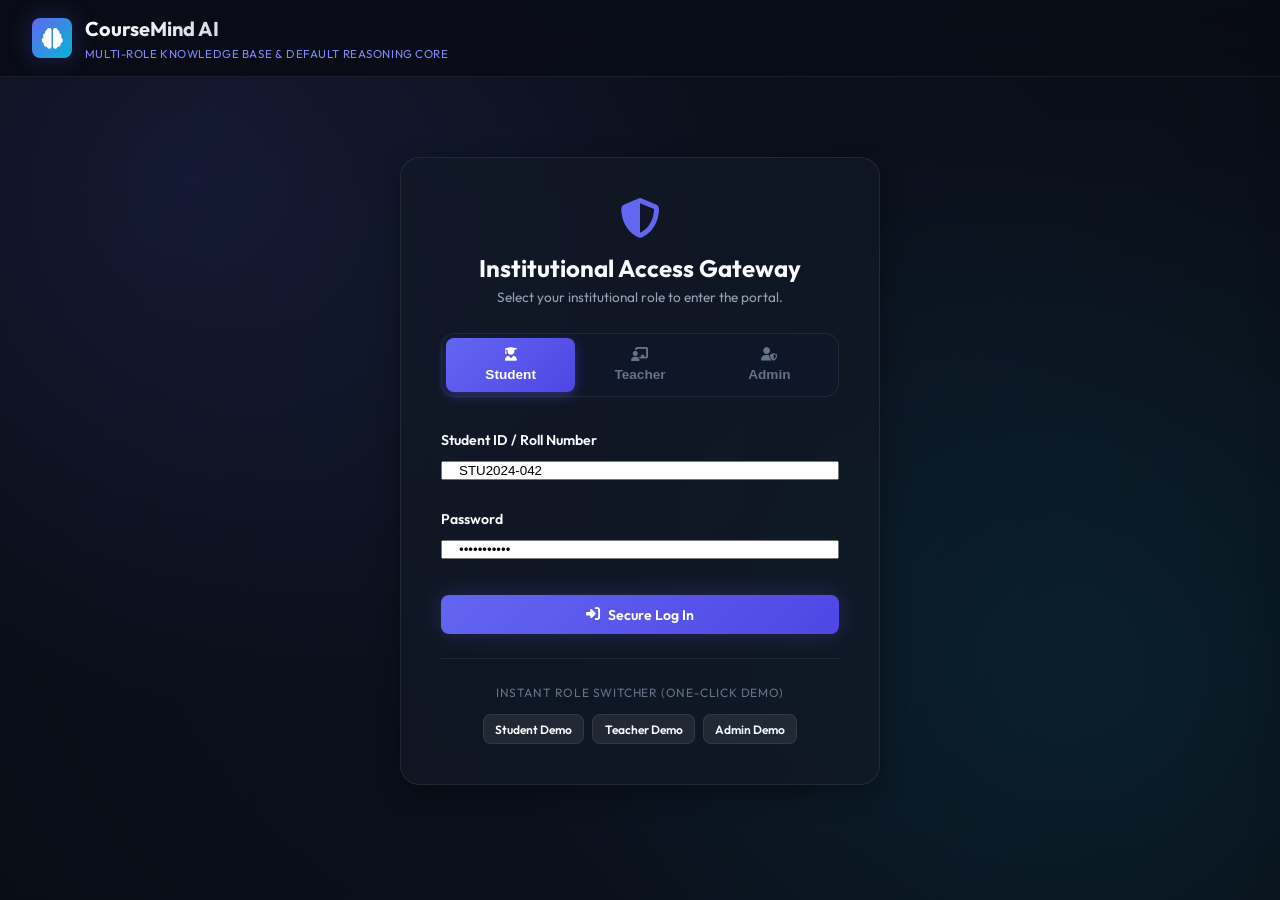
<file: frontend/index.html>
<!DOCTYPE html>
<html lang="en">
<head>
  <meta charset="UTF-8">
  <meta name="viewport" content="width=device-width, initial-scale=1.0">
  <title>Intelligent Course Recommendation System | Multi-Role AI Platform</title>

  <!-- Google Fonts & FontAwesome Icons -->
  <link rel="preconnect" href="https://fonts.googleapis.com">
  <link rel="preconnect" href="https://fonts.gstatic.com" crossorigin>
  <link href="https://fonts.googleapis.com/css2?family=Outfit:wght@300;400;500;600;700;800&family=Inter:wght@400;500;600;700&display=swap" rel="stylesheet">
  <link rel="stylesheet" href="https://cdnjs.cloudflare.com/ajax/libs/font-awesome/6.4.0/css/all.min.css">

  <!-- Modular CSS Design System -->
  <link rel="stylesheet" href="css/variables.css">
  <link rel="stylesheet" href="css/style.css">
  <link rel="stylesheet" href="css/components.css">
  <link rel="stylesheet" href="css/animations.css">
</head>
<body>

  <!-- App Sticky Header Navigation -->
  <header class="app-header">
    <div class="brand">
      <div class="brand-icon"><i class="fas fa-brain"></i></div>
      <div class="brand-title">
        <h1>CourseMind AI</h1>
        <div class="brand-subtitle">Multi-Role Knowledge Base & Default Reasoning Core</div>
      </div>
    </div>

    <!-- Active User & Role Controls -->
    <div class="role-nav-group">
      <div class="user-badge" id="header-user-badge" style="display: none;">
        <i class="fas fa-user-circle"></i>
        <span id="header-user-name">User</span>
      </div>

      <!-- Context Sub-Nav Links -->
      <nav class="nav-tabs" id="header-sub-nav" style="display: none;">
        <!-- Dynamically managed per role -->
      </nav>

      <button class="btn btn-secondary" id="btn-logout" style="display: none; padding: 0.4rem 0.8rem; font-size: 0.8rem;">
        <i class="fas fa-sign-out-alt"></i> Logout
      </button>
    </div>
  </header>

  <!-- Main Application Container -->
  <main class="main-container">

    <!-- ==========================================================================
         PORTAL 1: UNIFIED AUTHENTICATION GATEWAY
         ========================================================================== -->
    <section class="portal-view active" id="portal-auth">
      <div class="auth-container">
        <div class="auth-card">
          <div style="text-align: center; margin-bottom: 1.5rem;">
            <i class="fas fa-shield-alt" style="font-size: 2.5rem; color: var(--primary);"></i>
            <h2 style="font-size: 1.5rem; margin-top: 0.5rem;">Institutional Access Gateway</h2>
            <p style="color: var(--text-secondary); font-size: 0.85rem;">Select your institutional role to enter the portal.</p>
          </div>

          <!-- Role Switcher Tabs -->
          <div class="auth-role-tabs" id="auth-role-tabs" data-selected-role="student">
            <button class="auth-role-tab active" data-role="student">
              <i class="fas fa-user-graduate"></i> Student
            </button>
            <button class="auth-role-tab" data-role="teacher">
              <i class="fas fa-chalkboard-teacher"></i> Teacher
            </button>
            <button class="auth-role-tab" data-role="admin">
              <i class="fas fa-user-shield"></i> Admin
            </button>
          </div>

          <!-- Dynamic Identity Input Fields -->
          <form id="auth-form">
            <div id="auth-inputs-container">
              <!-- Dynamically populated per role -->
            </div>

            <button type="submit" class="btn btn-primary" style="width: 100%; margin-top: 1.5rem; justify-content: center;">
              <i class="fas fa-sign-in-alt"></i> Secure Log In
            </button>
          </form>

          <!-- Quick Switcher Demo Buttons -->
          <div class="quick-demo-buttons">
            <div class="quick-demo-title">Instant Role Switcher (One-Click Demo)</div>
            <div style="display: flex; gap: 0.5rem; justify-content: center;">
              <button class="btn btn-secondary btn-quick-demo" data-role="student" style="font-size:0.75rem; padding:0.4rem 0.7rem;">Student Demo</button>
              <button class="btn btn-secondary btn-quick-demo" data-role="teacher" style="font-size:0.75rem; padding:0.4rem 0.7rem;">Teacher Demo</button>
              <button class="btn btn-secondary btn-quick-demo" data-role="admin" style="font-size:0.75rem; padding:0.4rem 0.7rem;">Admin Demo</button>
            </div>
          </div>
        </div>
      </div>
    </section>

    <!-- ==========================================================================
         PORTAL 2: TEACHER MARKS ENTRY & GRADEBOOK
         ========================================================================== -->
    <section class="portal-view" id="portal-teacher">
      <!-- Context & Batch Selectors Bar -->
      <div class="teacher-context-bar">
        <div>
          <h2><i class="fas fa-edit" style="color: #10B981;"></i> Teacher Marks Entry Sheet</h2>
          <p style="color: var(--text-secondary); font-size: 0.85rem;">Record CIE, Lab, and End-Sem marks. Publishing recalculates student CGPA in the Knowledge Base.</p>
        </div>

        <div style="display: flex; gap: 1rem; align-items: center;">
          <select id="teacher-course-select" class="preset-selector" style="padding: 0.5rem 1rem;">
            <option value="CS201">CS201: Data Structures (4 Credits)</option>
            <option value="CS301">CS301: Artificial Intelligence (3 Credits)</option>
            <option value="CS320">CS320: Machine Learning (4 Credits)</option>
          </select>

          <select id="teacher-sec-select" class="preset-selector" style="padding: 0.5rem 1rem;">
            <option value="Section A">Section A (2025-2026)</option>
            <option value="Section B">Section B (2025-2026)</option>
          </select>
        </div>
      </div>

      <!-- Spreadsheet Marks Entry Sheet -->
      <div class="spreadsheet-container">
        <div class="spreadsheet-toolbar">
          <div>
            <span class="val-badge" style="background: rgba(16,185,129,0.15); color:#6EE7B7; border-color:#10B981;">
              <i class="fas fa-table"></i> Class Grade Roster
            </span>
          </div>

          <div style="display: flex; gap: 0.75rem;">
            <button class="btn btn-secondary" id="btn-csv-upload"><i class="fas fa-file-csv"></i> Bulk CSV Upload</button>
            <button class="btn btn-success" id="btn-lock-publish"><i class="fas fa-lock"></i> Lock &amp; Publish Grades</button>
          </div>
        </div>

        <table class="spreadsheet-table">
          <thead>
            <tr>
              <th>Roll Number</th>
              <th>Student Name</th>
              <th>CIE Marks (30)</th>
              <th>Lab Practical (20)</th>
              <th>End-Sem Exam (50)</th>
              <th>Total Calculated (100)</th>
              <th>Auto Letter Grade</th>
            </tr>
          </thead>
          <tbody id="teacher-marks-table-body">
            <!-- Dynamically populated spreadsheet rows -->
          </tbody>
        </table>
      </div>
    </section>

    <!-- ==========================================================================
         PORTAL 3: STUDENT PORTAL (GRADES, AI ADVISOR, RECOMMENDATIONS, PLANNER)
         ========================================================================== -->
    <section class="portal-view" id="portal-student">
      
      <!-- Student Sub-View Navigation Bar -->
      <div style="display: flex; justify-content: space-between; align-items: center; margin-bottom: 1.5rem;">
        <nav class="nav-tabs" aria-label="Student Navigation">
          <button class="nav-tab student-nav-tab active" data-subview="grades">
            <i class="fas fa-chart-line"></i> Academic Records
          </button>
          <button class="nav-tab student-nav-tab" data-subview="advisor">
            <i class="fas fa-robot"></i> Ask AI for Help
          </button>
          <button class="nav-tab student-nav-tab" data-subview="recommendations">
            <i class="fas fa-th-large"></i> AI Recommendations
          </button>
          <button class="nav-tab student-nav-tab" data-subview="overridden">
            <i class="fas fa-ban"></i> Overridden
          </button>
          <button class="nav-tab student-nav-tab" data-subview="planner">
            <i class="fas fa-calendar-check"></i> Plan Builder
          </button>
        </nav>
      </div>

      <!-- Subview 3.1: Academic Records & Grades Dashboard -->
      <div class="student-subview" id="student-view-grades">
        <div class="metrics-grid">
          <div class="metric-card">
            <div class="metric-icon"><i class="fas fa-award"></i></div>
            <div>
              <div style="font-size:0.75rem; color:var(--text-muted); text-transform:uppercase;">Cumulative CGPA</div>
              <div style="font-size:1.6rem; font-weight:800; color:var(--text-main);" id="student-cgpa-val">3.40</div>
              <span class="val-badge" id="student-standing-val" style="font-size:0.72rem;">Good Standing</span>
            </div>
          </div>

          <div class="metric-card">
            <div class="metric-icon" style="border-color:var(--accent-cyan); color:var(--accent-cyan);"><i class="fas fa-graduation-cap"></i></div>
            <div>
              <div style="font-size:0.75rem; color:var(--text-muted); text-transform:uppercase;">Credits Earned</div>
              <div style="font-size:1.6rem; font-weight:800; color:var(--text-main);" id="student-credits-val">15 / 120</div>
              <span style="font-size:0.75rem; color:var(--accent-cyan);">Passed Courses Cleared</span>
            </div>
          </div>
        </div>

        <h3 style="margin-bottom: 1rem;"><i class="fas fa-history" style="color:var(--primary);"></i> Semester-wise Grade History</h3>
        <div id="student-grade-history-accordions">
          <!-- Accordion lists -->
        </div>
      </div>

      <!-- Subview 3.2: AI Advisory Wizard ("Ask AI for Help") -->
      <div class="student-subview" id="student-view-advisor" style="display: none;">
        <!-- Profile Banner -->
        <div class="student-summary-bar" style="margin-bottom: 1.5rem;">
          <div class="summary-items">
            <div class="summary-item">
              <span class="label">Live Faculty CGPA</span>
              <span class="val" id="advisor-banner-cgpa">3.40</span>
            </div>
            <div class="summary-item">
              <span class="label">Verified Prerequisite Courses</span>
              <span class="val" id="advisor-banner-prereqs">CS101, CS201</span>
            </div>
          </div>
        </div>

        <!-- 3-Step Preference Input Wizard -->
        <div class="wizard-card">
          <!-- Step 1 -->
          <div class="wizard-step-panel" data-step="1">
            <div class="wizard-step-header">
              <div class="step-title-group">
                <div class="step-number">1</div>
                <div>
                  <h3>Elective Credit Workload Target</h3>
                  <p>Select your desired elective credit count for the upcoming semester.</p>
                </div>
              </div>
            </div>
            <div class="form-group">
              <label class="form-label">Target Term Credit Limit</label>
              <input type="range" id="wizard-credits-input" min="6" max="20" step="1" value="12">
            </div>
            <div class="wizard-actions" style="margin-top: 1.5rem;">
              <button class="btn btn-primary" id="btn-wizard-next-1">Next: Career Goal <i class="fas fa-arrow-right"></i></button>
            </div>
          </div>

          <!-- Step 2 -->
          <div class="wizard-step-panel" data-step="2" style="display: none;">
            <div class="wizard-step-header">
              <div class="step-title-group">
                <div class="step-number">2</div>
                <div>
                  <h3>Career Goal Definition</h3>
                  <p>Select your primary industry blueprint to activate default recommendation rules.</p>
                </div>
              </div>
            </div>
            <div class="career-grid" id="wizard-career-grid"></div>
            <div class="wizard-actions">
              <button class="btn btn-secondary" id="btn-wizard-prev-2"><i class="fas fa-arrow-left"></i> Back</button>
              <button class="btn btn-primary" id="btn-wizard-next-2">Next: Interest Matrix <i class="fas fa-arrow-right"></i></button>
            </div>
          </div>

          <!-- Step 3 -->
          <div class="wizard-step-panel" data-step="3" style="display: none;">
            <div class="wizard-step-header">
              <div class="step-title-group">
                <div class="step-number">3</div>
                <div>
                  <h3>Interest Pill Cloud</h3>
                  <p>Toggle domain chips and adjust topic intensity sliders.</p>
                </div>
              </div>
            </div>
            <div class="interest-chips-container" id="wizard-interest-chips"></div>
            <div class="interest-weight-sliders" id="wizard-interest-sliders"></div>
            <div class="wizard-actions" style="margin-top: 1.5rem;">
              <button class="btn btn-secondary" id="btn-wizard-prev-3"><i class="fas fa-arrow-left"></i> Back</button>
              <button class="btn btn-primary" id="btn-wizard-finish">
                <i class="fas fa-magic"></i> Generate Intelligent Recommendations
              </button>
            </div>
          </div>
        </div>
      </div>

      <!-- Subview 3.3: AI Recommendations -->
      <div class="student-subview" id="student-view-recommendations" style="display: none;">
        <div class="dashboard-section">
          <div class="section-header">
            <i class="fas fa-star" style="color: var(--primary-light);"></i>
            <h3>Primary Track Recommendations</h3>
            <span class="section-badge primary-badge">Default Rules Hold</span>
          </div>
          <div class="course-grid" id="grid-primary-track"></div>
        </div>

        <div class="dashboard-section">
          <div class="section-header">
            <i class="fas fa-compass" style="color: var(--accent-cyan);"></i>
            <h3>Alternative &amp; Domain Electives</h3>
            <span class="section-badge alt-badge">Interest Match</span>
          </div>
          <div class="course-grid" id="grid-alt-electives"></div>
        </div>

        <div class="dashboard-section">
          <div class="section-header">
            <i class="fas fa-crown" style="color: #FBBF24;"></i>
            <h3>High-Requirement &amp; Challenge Electives</h3>
            <span class="section-badge challenge-badge">High Cutoff</span>
          </div>
          <div class="course-grid" id="grid-challenge-electives"></div>
        </div>
      </div>

      <!-- Subview 3.4: Overridden Electives -->
      <div class="student-subview" id="student-view-overridden" style="display: none;">
        <h3 style="margin-bottom:1rem;"><i class="fas fa-ban" style="color:var(--badge-overridden-border);"></i> Overridden &amp; Excluded Electives</h3>
        <div class="overridden-container" id="overridden-container"></div>
      </div>

      <!-- Subview 3.5: Semester Plan Builder -->
      <div class="student-subview" id="student-view-planner" style="display: none;">
        <div class="plan-builder-layout">
          <div class="basket-card">
            <h2><i class="fas fa-shopping-basket" style="color: var(--primary);"></i> Selected Semester Plan Basket</h2>
            <div id="planner-basket-list" style="margin-top: 1rem;"></div>
          </div>

          <div class="credit-monitor-card">
            <h3><i class="fas fa-tachometer-alt" style="color: var(--accent-cyan);"></i> Constraint Monitor</h3>
            <div style="margin-top: 1rem;">
              <div>Credit Allocation: <span id="planner-credit-count">0</span> / <span id="planner-max-credits">12</span> Max</div>
              <div class="credit-progress-bar">
                <div class="credit-progress-fill" id="planner-credit-progress"></div>
              </div>
            </div>
            <button class="btn btn-primary" style="width:100%; margin-top:1.5rem; justify-content:center;">Submit Plan for Advisor Approval</button>
          </div>
        </div>
      </div>

    </section>

    <!-- ==========================================================================
         PORTAL 4: ADMINISTRATOR GOVERNANCE PORTAL
         ========================================================================== -->
    <section class="portal-view" id="portal-admin">
      <div class="admin-toolbar">
        <div>
          <h2><i class="fas fa-user-shield" style="color: #A855F7;"></i> Administrator Knowledge Base &amp; System Governance</h2>
          <p style="color: var(--text-secondary); font-size: 0.85rem;">Manage course catalogs, configure default reasoning rule graphs, and provision user accounts.</p>
        </div>

        <nav class="nav-tabs">
          <button class="nav-tab admin-nav-tab active" data-adminview="catalog">Course Catalog</button>
          <button class="nav-tab admin-nav-tab" data-adminview="graph">KB Rule Graph</button>
        </nav>
      </div>

      <!-- Admin Subview: Course Catalog CRUD -->
      <div class="admin-subview" id="admin-view-catalog">
        <div style="background: var(--bg-card); padding: 1.5rem; border-radius: var(--radius-md); border: 1px solid var(--border-light); margin-bottom: 1.5rem;">
          <h3 style="font-size: 1rem; margin-bottom: 1rem;"><i class="fas fa-plus-circle" style="color:var(--primary-light);"></i> Add / Edit Course Module</h3>
          <form id="admin-add-course-form" style="display: grid; grid-template-columns: repeat(auto-fit, minmax(200px, 1fr)) gap 1rem;">
            <input type="text" id="admin-course-code" class="cell-input" style="width:100%; text-align:left;" placeholder="Code (e.g. CS480)" required>
            <input type="text" id="admin-course-title" class="cell-input" style="width:100%; text-align:left;" placeholder="Title (e.g. Quantum Computing)" required>
            <input type="number" id="admin-course-credits" class="cell-input" style="width:100%;" placeholder="Credits (4)" required>
            <input type="number" step="0.1" id="admin-course-mincgpa" class="cell-input" style="width:100%;" placeholder="Min CGPA (3.2)" required>
            <input type="text" id="admin-course-prereqs" class="cell-input" style="width:100%; text-align:left;" placeholder="Prereqs (CS201, CS301)">
            <button type="submit" class="btn btn-primary" style="padding: 0.5rem 1rem;"><i class="fas fa-save"></i> Save Course</button>
          </form>
        </div>

        <table class="crud-table">
          <thead>
            <tr>
              <th>Course Code</th>
              <th>Course Title</th>
              <th>Credits</th>
              <th>CGPA Cutoff</th>
              <th>Prerequisites</th>
              <th>Status</th>
              <th>Actions</th>
            </tr>
          </thead>
          <tbody id="admin-catalog-table-body">
            <!-- Dynamically populated CRUD rows -->
          </tbody>
        </table>
      </div>

      <!-- Admin Subview: Prerequisite & Rule Graph -->
      <div class="admin-subview" id="admin-view-graph" style="display: none;">
        <div class="rule-node-canvas">
          <h3 style="color:var(--accent-cyan); margin-bottom:0.5rem;"><i class="fas fa-project-diagram"></i> Knowledge Base Visual Node Graph</h3>
          <p style="font-size:0.85rem; color:var(--text-secondary);">Interactive rule connections between course catalog prerequisites, career path defaults, and defeater cutoffs.</p>
          <img src="assets/hero-graphic.svg" alt="Rule Graph Visualizer" style="width:100%; max-height:300px; margin-top:1rem;">
        </div>
      </div>
    </section>

  </main>

  <!-- KB & EXCEPTION INSPECTOR (SLIDE-OUT DRAWER) -->
  <div class="inspector-overlay" id="inspector-overlay"></div>
  <aside class="inspector-drawer" id="inspector-drawer" aria-label="Logic Inspector Drawer">
    <div class="drawer-header">
      <h3><i class="fas fa-project-diagram" style="color: var(--primary);"></i> Knowledge Base Inspector</h3>
      <button class="btn-close-drawer" id="btn-close-drawer" aria-label="Close Drawer">&times;</button>
    </div>
    <div class="drawer-body" id="inspector-drawer-body"></div>
  </aside>

  <!-- Toast Notification Container -->
  <div class="toast-container" id="toast-container"></div>

  <!-- JavaScript Modules -->
  <script src="js/kb-data.js"></script>
  <script src="js/reasoning-engine.js"></script>
  <script src="js/state.js"></script>
  <script src="js/ui.js"></script>
  <script src="js/app.js"></script>
</body>
</html>
</file>
<file: frontend/css/variables.css>
/* CSS Design Tokens for Intelligent Course Recommendation System */
:root {
  /* Color Palette - Premium Slate & Obsidian Theme */
  --bg-dark: #090D16;
  --bg-card: rgba(18, 24, 38, 0.75);
  --bg-card-hover: rgba(30, 41, 59, 0.85);
  --bg-panel: rgba(15, 23, 42, 0.95);
  --bg-input: rgba(30, 41, 59, 0.6);

  /* Primary & Accent Gradients */
  --primary: #6366F1;
  --primary-light: #818CF8;
  --primary-dark: #4F46E5;
  --primary-glow: rgba(99, 102, 241, 0.35);

  --accent-cyan: #06B6D4;
  --accent-cyan-glow: rgba(6, 182, 212, 0.3);

  /* Domain & Reasoning Color Badges */
  --badge-default-bg: rgba(79, 70, 229, 0.2);
  --badge-default-border: #6366F1;
  --badge-default-text: #A5B4FC;

  --badge-exception-bg: rgba(245, 158, 11, 0.15);
  --badge-exception-border: #F59E0B;
  --badge-exception-text: #FDE68A;

  --badge-cleared-bg: rgba(16, 185, 129, 0.15);
  --badge-cleared-border: #10B981;
  --badge-cleared-text: #6EE7B7;

  --badge-overridden-bg: rgba(239, 68, 68, 0.15);
  --badge-overridden-border: #EF4444;
  --badge-overridden-text: #FCA5A5;

  /* Neutrals & Text */
  --text-main: #F8FAFC;
  --text-secondary: #94A3B8;
  --text-muted: #64748B;
  --border-light: rgba(255, 255, 255, 0.08);
  --border-subtle: rgba(148, 163, 184, 0.12);
  --border-active: rgba(99, 102, 241, 0.6);

  /* Layout & Glassmorphism */
  --radius-sm: 8px;
  --radius-md: 14px;
  --radius-lg: 20px;
  --radius-full: 9999px;

  --backdrop-blur: blur(16px);
  --shadow-sm: 0 4px 12px rgba(0, 0, 0, 0.2);
  --shadow-md: 0 8px 24px rgba(0, 0, 0, 0.35);
  --shadow-glow: 0 0 25px rgba(99, 102, 241, 0.25);

  /* Typography */
  --font-family: 'Outfit', 'Inter', -apple-system, BlinkMacSystemFont, 'Segoe UI', Roboto, sans-serif;
}
</file>
<file: frontend/css/style.css>
@import url('./variables.css');

/* Global Reset & Base Styles */
*, *::before, *::after {
  box-sizing: border-box;
  margin: 0;
  padding: 0;
}

body {
  font-family: var(--font-family);
  background-color: var(--bg-dark);
  color: var(--text-main);
  min-height: 100vh;
  line-height: 1.6;
  overflow-x: hidden;
  background-image: 
    radial-gradient(circle at 15% 20%, rgba(99, 102, 241, 0.12) 0%, transparent 40%),
    radial-gradient(circle at 85% 75%, rgba(6, 182, 212, 0.1) 0%, transparent 45%),
    radial-gradient(circle at 50% 50%, rgba(15, 23, 42, 0.5) 0%, transparent 100%);
  background-attachment: fixed;
}

/* App Header & Role Switch Bar */
.app-header {
  position: sticky;
  top: 0;
  z-index: 100;
  background: rgba(9, 13, 22, 0.92);
  backdrop-filter: var(--backdrop-blur);
  border-bottom: 1px solid var(--border-light);
  padding: 0.8rem 2rem;
  display: flex;
  justify-content: space-between;
  align-items: center;
}

.brand {
  display: flex;
  align-items: center;
  gap: 0.8rem;
}

.brand-icon {
  width: 40px;
  height: 40px;
  background: linear-gradient(135deg, var(--primary), var(--accent-cyan));
  border-radius: var(--radius-sm);
  display: flex;
  align-items: center;
  justify-content: center;
  box-shadow: var(--shadow-glow);
  font-size: 1.3rem;
  color: white;
}

.brand-title h1 {
  font-size: 1.25rem;
  font-weight: 700;
  background: linear-gradient(135deg, #FFFFFF, var(--text-secondary));
  -webkit-background-clip: text;
  -webkit-text-fill-color: transparent;
}

.brand-subtitle {
  font-size: 0.72rem;
  color: var(--primary-light);
  letter-spacing: 0.05em;
  text-transform: uppercase;
}

/* Role Navigation Pills Header */
.role-nav-group {
  display: flex;
  align-items: center;
  gap: 0.75rem;
}

.user-badge {
  display: flex;
  align-items: center;
  gap: 0.5rem;
  padding: 0.4rem 0.8rem;
  border-radius: var(--radius-full);
  background: rgba(30, 41, 59, 0.6);
  border: 1px solid var(--border-light);
  font-size: 0.85rem;
}

.user-badge.role-student { border-color: #6366F1; color: #A5B4FC; }
.user-badge.role-teacher { border-color: #10B981; color: #6EE7B7; }
.user-badge.role-admin { border-color: #A855F7; color: #E9D5FF; }

/* Navigation Sub-Tabs */
.nav-tabs {
  display: flex;
  background: rgba(30, 41, 59, 0.5);
  padding: 4px;
  border-radius: var(--radius-full);
  border: 1px solid var(--border-light);
  gap: 4px;
}

.nav-tab {
  background: transparent;
  border: none;
  color: var(--text-secondary);
  padding: 0.5rem 1.1rem;
  font-size: 0.85rem;
  font-weight: 500;
  border-radius: var(--radius-full);
  cursor: pointer;
  transition: all 0.25s ease;
  display: flex;
  align-items: center;
  gap: 0.4rem;
}

.nav-tab:hover {
  color: var(--text-main);
  background: rgba(255, 255, 255, 0.05);
}

.nav-tab.active {
  background: linear-gradient(135deg, var(--primary), var(--primary-dark));
  color: white;
  box-shadow: 0 4px 12px var(--primary-glow);
}

.tab-badge {
  background: rgba(255, 255, 255, 0.2);
  padding: 2px 7px;
  border-radius: 10px;
  font-size: 0.72rem;
  font-weight: 700;
}

/* Layout Containers */
.main-container {
  max-width: 1400px;
  margin: 0 auto;
  padding: 2rem;
}

/* View Sections visibility */
.portal-view {
  display: none;
}

.portal-view.active {
  display: block;
  animation: fadeIn 0.3s ease-in-out;
}

/* Hero Section */
.hero-banner {
  background: linear-gradient(135deg, rgba(30, 41, 59, 0.6), rgba(15, 23, 42, 0.8));
  border: 1px solid var(--border-light);
  border-radius: var(--radius-lg);
  padding: 2rem 2.5rem;
  margin-bottom: 2rem;
  display: grid;
  grid-template-columns: 1.2fr 0.8fr;
  gap: 2rem;
  align-items: center;
  box-shadow: var(--shadow-md);
  position: relative;
  overflow: hidden;
}

.hero-content h2 {
  font-size: 1.8rem;
  font-weight: 800;
  line-height: 1.2;
  margin-bottom: 0.75rem;
}

.hero-content h2 span {
  background: linear-gradient(135deg, var(--primary-light), var(--accent-cyan));
  -webkit-background-clip: text;
  -webkit-text-fill-color: transparent;
}

.hero-content p {
  color: var(--text-secondary);
  font-size: 0.95rem;
  margin-bottom: 1.25rem;
  max-width: 650px;
}

.hero-features {
  display: flex;
  gap: 1rem;
}

.hero-feature-item {
  display: flex;
  align-items: center;
  gap: 0.5rem;
  font-size: 0.8rem;
  color: var(--text-main);
  background: rgba(255, 255, 255, 0.04);
  padding: 0.4rem 0.8rem;
  border-radius: var(--radius-sm);
  border: 1px solid var(--border-subtle);
}

.hero-feature-item i {
  color: var(--accent-cyan);
}

/* Toast Notifications */
.toast-container {
  position: fixed;
  bottom: 2rem;
  right: 2rem;
  z-index: 1000;
  display: flex;
  flex-direction: column;
  gap: 0.75rem;
}

.toast {
  background: var(--bg-panel);
  border: 1px solid var(--border-active);
  padding: 0.85rem 1.25rem;
  border-radius: var(--radius-md);
  box-shadow: var(--shadow-md);
  color: var(--text-main);
  display: flex;
  align-items: center;
  gap: 0.75rem;
  min-width: 300px;
  animation: slideInRight 0.3s forwards;
}

.toast.success { border-color: var(--badge-cleared-border); }
.toast.warning { border-color: var(--badge-exception-border); }
.toast.error { border-color: var(--badge-overridden-border); }
</file>
<file: frontend/css/components.css>
@import url('./variables.css');

/* ==========================================================================
   Auth Gateway Portal Components
   ========================================================================== */
.auth-container {
  max-width: 480px;
  margin: 3rem auto;
}

.auth-card {
  background: var(--bg-card);
  border: 1px solid var(--border-light);
  border-radius: var(--radius-lg);
  padding: 2.5rem;
  box-shadow: var(--shadow-md);
  backdrop-filter: var(--backdrop-blur);
}

.auth-role-tabs {
  display: grid;
  grid-template-columns: 1fr 1fr 1fr;
  background: rgba(15, 23, 42, 0.6);
  padding: 4px;
  border-radius: var(--radius-md);
  margin-bottom: 2rem;
  border: 1px solid var(--border-light);
}

.auth-role-tab {
  background: transparent;
  border: none;
  color: var(--text-muted);
  padding: 0.65rem;
  font-size: 0.85rem;
  font-weight: 600;
  border-radius: var(--radius-sm);
  cursor: pointer;
  transition: all 0.2s ease;
  display: flex;
  flex-direction: column;
  align-items: center;
  gap: 0.3rem;
}

.auth-role-tab.active {
  background: linear-gradient(135deg, var(--primary), var(--primary-dark));
  color: white;
  box-shadow: 0 4px 12px var(--primary-glow);
}

.quick-demo-buttons {
  margin-top: 1.5rem;
  padding-top: 1.5rem;
  border-top: 1px solid var(--border-light);
  text-align: center;
}

.quick-demo-title {
  font-size: 0.75rem;
  color: var(--text-muted);
  text-transform: uppercase;
  letter-spacing: 0.05em;
  margin-bottom: 0.75rem;
}

/* ==========================================================================
   Teacher Portal: Spreadsheet Marks Entry Sheet
   ========================================================================== */
.teacher-context-bar {
  background: var(--bg-card);
  border: 1px solid var(--border-light);
  border-radius: var(--radius-md);
  padding: 1.25rem 2rem;
  margin-bottom: 1.5rem;
  display: flex;
  justify-content: space-between;
  align-items: center;
  backdrop-filter: var(--backdrop-blur);
}

.spreadsheet-container {
  background: var(--bg-card);
  border: 1px solid var(--border-light);
  border-radius: var(--radius-md);
  padding: 1.5rem;
  overflow-x: auto;
  backdrop-filter: var(--backdrop-blur);
  box-shadow: var(--shadow-md);
}

.spreadsheet-toolbar {
  display: flex;
  justify-content: space-between;
  align-items: center;
  margin-bottom: 1.25rem;
}

.spreadsheet-table {
  width: 100%;
  border-collapse: collapse;
  font-size: 0.9rem;
}

.spreadsheet-table th {
  background: rgba(15, 23, 42, 0.8);
  color: var(--text-secondary);
  padding: 0.85rem 1rem;
  text-align: left;
  font-weight: 700;
  font-size: 0.8rem;
  text-transform: uppercase;
  border-bottom: 2px solid var(--border-light);
}

.spreadsheet-table td {
  padding: 0.75rem 1rem;
  border-bottom: 1px solid var(--border-subtle);
}

.spreadsheet-table tr:hover {
  background: rgba(255, 255, 255, 0.02);
}

.cell-input {
  width: 75px;
  background: var(--bg-input);
  border: 1px solid var(--border-light);
  color: var(--text-main);
  padding: 0.4rem 0.6rem;
  border-radius: var(--radius-sm);
  font-family: inherit;
  font-size: 0.85rem;
  font-weight: 600;
  text-align: center;
  transition: all 0.2s ease;
}

.cell-input.valid {
  border-color: #10B981;
  background: rgba(16, 185, 129, 0.1);
}

.cell-input.invalid {
  border-color: #EF4444;
  background: rgba(239, 68, 68, 0.15);
  box-shadow: 0 0 8px rgba(239, 68, 68, 0.4);
}

.grade-pill {
  padding: 3px 10px;
  border-radius: 4px;
  font-weight: 800;
  font-size: 0.85rem;
  display: inline-block;
  text-align: center;
  min-width: 45px;
}

.grade-aplus { background: rgba(16, 185, 129, 0.2); color: #34D399; border: 1px solid #10B981; }
.grade-a { background: rgba(99, 102, 241, 0.2); color: #818CF8; border: 1px solid #6366F1; }
.grade-b { background: rgba(6, 182, 212, 0.2); color: #22D3EE; border: 1px solid #06B6D4; }
.grade-c { background: rgba(245, 158, 11, 0.2); color: #FBBF24; border: 1px solid #F59E0B; }
.grade-f { background: rgba(239, 68, 68, 0.2); color: #F87171; border: 1px solid #EF4444; }

/* ==========================================================================
   Student Portal: Gradebook & Academic Records
   ========================================================================== */
.metrics-grid {
  display: grid;
  grid-template-columns: repeat(auto-fit, minmax(280px, 1fr));
  gap: 1.5rem;
  margin-bottom: 2rem;
}

.metric-card {
  background: var(--bg-card);
  border: 1px solid var(--border-light);
  border-radius: var(--radius-md);
  padding: 1.5rem;
  display: flex;
  align-items: center;
  gap: 1.25rem;
}

.metric-icon {
  width: 54px;
  height: 54px;
  border-radius: var(--radius-sm);
  background: rgba(99, 102, 241, 0.15);
  border: 1px solid var(--primary-light);
  display: flex;
  align-items: center;
  justify-content: center;
  color: var(--primary-light);
  font-size: 1.5rem;
}

.semester-accordion {
  background: var(--bg-card);
  border: 1px solid var(--border-light);
  border-radius: var(--radius-md);
  margin-bottom: 1rem;
  overflow: hidden;
}

.accordion-header {
  padding: 1rem 1.5rem;
  background: rgba(15, 23, 42, 0.6);
  display: flex;
  justify-content: space-between;
  align-items: center;
  cursor: pointer;
  font-weight: 700;
}

.accordion-body {
  padding: 1.25rem 1.5rem;
}

/* ==========================================================================
   Admin Portal: KB Rule Builder & Roster Governance
   ========================================================================== */
.admin-toolbar {
  display: flex;
  justify-content: space-between;
  align-items: center;
  margin-bottom: 1.5rem;
}

.crud-table {
  width: 100%;
  border-collapse: collapse;
  background: var(--bg-card);
  border: 1px solid var(--border-light);
  border-radius: var(--radius-md);
  overflow: hidden;
}

.crud-table th {
  background: rgba(15, 23, 42, 0.8);
  color: var(--text-secondary);
  padding: 1rem;
  text-align: left;
  font-size: 0.8rem;
  text-transform: uppercase;
}

.crud-table td {
  padding: 0.85rem 1rem;
  border-bottom: 1px solid var(--border-subtle);
  font-size: 0.85rem;
}

.rule-node-canvas {
  background: rgba(15, 23, 42, 0.6);
  border: 1px solid var(--border-light);
  border-radius: var(--radius-md);
  height: 420px;
  padding: 1.5rem;
  position: relative;
  overflow: hidden;
}

/* Common Components (Cards, Badges, Flowchart, Basket) */
.wizard-card {
  background: var(--bg-card);
  border: 1px solid var(--border-light);
  border-radius: var(--radius-lg);
  padding: 2rem;
  backdrop-filter: var(--backdrop-blur);
  box-shadow: var(--shadow-md);
  margin-bottom: 2rem;
}

.wizard-step-header {
  display: flex;
  justify-content: space-between;
  align-items: center;
  border-bottom: 1px solid var(--border-light);
  padding-bottom: 1rem;
  margin-bottom: 1.5rem;
}

.step-title-group {
  display: flex;
  align-items: center;
  gap: 1rem;
}

.step-number {
  width: 36px;
  height: 36px;
  background: rgba(99, 102, 241, 0.2);
  border: 1px solid var(--primary-light);
  color: var(--primary-light);
  border-radius: 50%;
  display: flex;
  align-items: center;
  justify-content: center;
  font-weight: 700;
}

.form-grid {
  display: grid;
  grid-template-columns: repeat(auto-fit, minmax(300px, 1fr));
  gap: 1.5rem;
  margin-bottom: 1.5rem;
}

.form-group {
  display: flex;
  flex-direction: column;
  gap: 0.6rem;
}

.form-label-row {
  display: flex;
  justify-content: space-between;
  align-items: center;
}

.form-label {
  font-size: 0.88rem;
  font-weight: 600;
  color: var(--text-main);
}

.val-badge {
  background: var(--bg-input);
  padding: 4px 10px;
  border-radius: var(--radius-sm);
  font-size: 0.85rem;
  font-weight: 700;
  color: var(--accent-cyan);
  border: 1px solid var(--border-light);
}

.tier-indicator {
  padding: 3px 8px;
  border-radius: var(--radius-sm);
  font-size: 0.75rem;
  font-weight: 700;
  text-transform: uppercase;
}

.tier-distinction { background: rgba(16, 185, 129, 0.2); color: #34D399; border: 1px solid #10B981; }
.tier-standard { background: rgba(99, 102, 241, 0.2); color: #818CF8; border: 1px solid #6366F1; }
.tier-remedial { background: rgba(245, 158, 11, 0.2); color: #FBBF24; border: 1px solid #F59E0B; }

input[type="range"] {
  width: 100%;
  accent-color: var(--primary);
  height: 6px;
  background: var(--bg-input);
  border-radius: 3px;
  cursor: pointer;
}

.catalog-search-box {
  position: relative;
  margin-bottom: 0.75rem;
}

.catalog-search-box input {
  width: 100%;
  background: var(--bg-input);
  border: 1px solid var(--border-light);
  border-radius: var(--radius-sm);
  padding: 0.6rem 1rem 0.6rem 2.5rem;
  color: white;
  font-family: inherit;
}

.catalog-search-box i {
  position: absolute;
  left: 0.9rem;
  top: 50%;
  transform: translateY(-50%);
  color: var(--text-muted);
}

.course-checklist {
  max-height: 180px;
  overflow-y: auto;
  border: 1px solid var(--border-light);
  border-radius: var(--radius-sm);
  background: rgba(15, 23, 42, 0.4);
  padding: 0.5rem;
  display: grid;
  grid-template-columns: repeat(auto-fill, minmax(220px, 1fr));
  gap: 0.5rem;
}

.check-item {
  display: flex;
  align-items: center;
  gap: 0.5rem;
  padding: 0.4rem 0.6rem;
  border-radius: 4px;
  background: rgba(30, 41, 59, 0.4);
  cursor: pointer;
  font-size: 0.85rem;
}

.career-grid {
  display: grid;
  grid-template-columns: repeat(auto-fit, minmax(240px, 1fr));
  gap: 1.25rem;
  margin-bottom: 1.5rem;
}

.career-card {
  background: var(--bg-card);
  border: 1px solid var(--border-light);
  border-radius: var(--radius-md);
  padding: 1.25rem;
  cursor: pointer;
  transition: all 0.25s ease;
}

.career-card.selected {
  border-color: var(--primary);
  background: linear-gradient(135deg, rgba(99, 102, 241, 0.2), rgba(15, 23, 42, 0.8));
  box-shadow: 0 0 20px rgba(99, 102, 241, 0.3);
}

.interest-chips-container {
  display: flex;
  flex-wrap: wrap;
  gap: 0.6rem;
  margin-bottom: 1.5rem;
}

.interest-chip {
  background: var(--bg-input);
  border: 1px solid var(--border-light);
  color: var(--text-secondary);
  padding: 0.45rem 0.9rem;
  border-radius: var(--radius-full);
  font-size: 0.85rem;
  cursor: pointer;
}

.interest-chip.selected {
  background: rgba(6, 182, 212, 0.2);
  border-color: var(--accent-cyan);
  color: var(--text-main);
  box-shadow: 0 0 12px var(--accent-cyan-glow);
}

.interest-weight-sliders {
  display: grid;
  grid-template-columns: repeat(auto-fit, minmax(280px, 1fr));
  gap: 1rem;
  background: rgba(15, 23, 42, 0.4);
  padding: 1rem;
  border-radius: var(--radius-md);
  border: 1px solid var(--border-light);
}

.wizard-actions {
  display: flex;
  justify-content: flex-end;
  gap: 1rem;
}

.btn {
  padding: 0.65rem 1.4rem;
  border-radius: var(--radius-sm);
  font-family: inherit;
  font-size: 0.88rem;
  font-weight: 600;
  cursor: pointer;
  transition: all 0.2s ease;
  display: inline-flex;
  align-items: center;
  gap: 0.5rem;
  border: none;
}

.btn-primary {
  background: linear-gradient(135deg, var(--primary), var(--primary-dark));
  color: white;
  box-shadow: var(--shadow-glow);
}

.btn-primary:hover {
  transform: translateY(-2px);
  box-shadow: 0 6px 20px rgba(99, 102, 241, 0.5);
}

.btn-secondary {
  background: rgba(255, 255, 255, 0.08);
  color: var(--text-main);
  border: 1px solid var(--border-light);
}

.btn-secondary:hover {
  background: rgba(255, 255, 255, 0.15);
}

.btn-success {
  background: linear-gradient(135deg, #10B981, #059669);
  color: white;
}

.btn-danger {
  background: rgba(239, 68, 68, 0.2);
  color: #F87171;
  border: 1px solid #EF4444;
}

.student-summary-bar {
  background: var(--bg-card);
  border: 1px solid var(--border-light);
  border-radius: var(--radius-md);
  padding: 1.25rem 2rem;
  display: flex;
  justify-content: space-between;
  align-items: center;
  margin-bottom: 2rem;
}

.summary-items {
  display: flex;
  gap: 2.5rem;
  align-items: center;
}

.summary-item {
  display: flex;
  flex-direction: column;
}

.summary-item .label {
  font-size: 0.75rem;
  color: var(--text-muted);
  text-transform: uppercase;
}

.summary-item .val {
  font-size: 1rem;
  font-weight: 700;
  color: var(--text-main);
}

.course-grid {
  display: grid;
  grid-template-columns: repeat(auto-fill, minmax(340px, 1fr));
  gap: 1.5rem;
}

.course-card {
  background: var(--bg-card);
  border: 1px solid var(--border-light);
  border-radius: var(--radius-md);
  padding: 1.5rem;
  display: flex;
  flex-direction: column;
  justify-content: space-between;
  transition: all 0.3s ease;
}

.course-card:hover {
  transform: translateY(-4px);
  border-color: var(--border-active);
  box-shadow: var(--shadow-md);
}

.course-card-top {
  display: flex;
  justify-content: space-between;
  align-items: flex-start;
  margin-bottom: 1rem;
}

.course-code {
  font-size: 0.85rem;
  font-weight: 800;
  color: var(--accent-cyan);
}

.course-title {
  font-size: 1.05rem;
  font-weight: 700;
  line-height: 1.3;
}

.match-gauge-box {
  width: 54px;
  height: 54px;
  position: relative;
  display: flex;
  align-items: center;
  justify-content: center;
  flex-shrink: 0;
}

.match-gauge-box svg {
  transform: rotate(-90deg);
  width: 100%;
  height: 100%;
}

.gauge-bg { stroke: rgba(255, 255, 255, 0.08); stroke-width: 4; }
.gauge-fill {
  stroke-dasharray: 126;
  stroke-dashoffset: 126;
  stroke-linecap: round;
  stroke-width: 4;
  transition: stroke-dashoffset 1s ease-out;
}
.gauge-text {
  position: absolute;
  font-size: 0.75rem;
  font-weight: 800;
  color: white;
}

.badge-row {
  display: flex;
  flex-wrap: wrap;
  gap: 0.5rem;
  margin-bottom: 1rem;
}

.badge {
  display: inline-flex;
  align-items: center;
  gap: 0.35rem;
  font-size: 0.75rem;
  font-weight: 600;
  padding: 3px 8px;
  border-radius: 4px;
}

.badge-default { background: var(--badge-default-bg); border: 1px solid var(--badge-default-border); color: var(--badge-default-text); }
.badge-exception { background: var(--badge-exception-bg); border: 1px solid var(--badge-exception-border); color: var(--badge-exception-text); }
.badge-cleared { background: var(--badge-cleared-bg); border: 1px solid var(--badge-cleared-border); color: var(--badge-cleared-text); }
.badge-overridden { background: var(--badge-overridden-bg); border: 1px solid var(--badge-overridden-border); color: var(--badge-overridden-text); }

.rule-summary-box {
  background: rgba(15, 23, 42, 0.6);
  border-left: 3px solid var(--primary);
  padding: 0.75rem;
  border-radius: 0 var(--radius-sm) var(--radius-sm) 0;
  font-size: 0.8rem;
  color: var(--text-secondary);
  margin-bottom: 1.25rem;
}

.card-actions {
  display: flex;
  gap: 0.5rem;
  margin-top: auto;
}

.btn-card-action {
  flex: 1;
  padding: 0.5rem 0.75rem;
  font-size: 0.8rem;
  border-radius: var(--radius-sm);
  background: rgba(255, 255, 255, 0.05);
  border: 1px solid var(--border-light);
  color: var(--text-main);
  cursor: pointer;
  display: flex;
  align-items: center;
  justify-content: center;
  gap: 0.4rem;
}

.btn-card-add {
  background: linear-gradient(135deg, var(--primary), var(--primary-dark));
  color: white;
  border: none;
}

.btn-card-add.added {
  background: rgba(16, 185, 129, 0.2);
  color: #34D399;
  border: 1px solid #10B981;
}

.inspector-overlay {
  position: fixed;
  top: 0; left: 0; width: 100vw; height: 100vh;
  background: rgba(0, 0, 0, 0.7);
  backdrop-filter: blur(4px);
  z-index: 500;
  opacity: 0;
  pointer-events: none;
  transition: opacity 0.3s ease;
}

.inspector-overlay.active {
  opacity: 1;
  pointer-events: auto;
}

.inspector-drawer {
  position: fixed;
  top: 0; right: -550px;
  width: 520px;
  max-width: 90vw;
  height: 100vh;
  background: var(--bg-panel);
  border-left: 1px solid var(--border-light);
  z-index: 501;
  box-shadow: -8px 0 32px rgba(0, 0, 0, 0.5);
  transition: right 0.35s cubic-bezier(0.16, 1, 0.3, 1);
  display: flex;
  flex-direction: column;
  overflow: hidden;
}

.inspector-drawer.active {
  right: 0;
}

.drawer-header {
  padding: 1.5rem;
  border-bottom: 1px solid var(--border-light);
  display: flex;
  justify-content: space-between;
  align-items: center;
  background: rgba(15, 23, 42, 0.9);
}

.drawer-body {
  padding: 1.5rem;
  overflow-y: auto;
  flex: 1;
  display: flex;
  flex-direction: column;
  gap: 1.5rem;
}

.flowchart-container {
  background: rgba(15, 23, 42, 0.6);
  border: 1px solid var(--border-light);
  border-radius: var(--radius-md);
  padding: 1.25rem;
  display: flex;
  flex-direction: column;
  gap: 0.75rem;
}

.flow-step {
  display: flex;
  align-items: flex-start;
  gap: 1rem;
  position: relative;
}

.flow-step:not(:last-child)::after {
  content: '';
  position: absolute;
  left: 17px;
  top: 36px;
  width: 2px;
  height: calc(100% - 10px);
  background: var(--border-light);
}

.flow-step-icon {
  width: 36px;
  height: 36px;
  border-radius: 50%;
  background: var(--bg-card);
  border: 2px solid var(--primary);
  display: flex;
  align-items: center;
  justify-content: center;
  color: var(--primary-light);
  font-size: 0.9rem;
  z-index: 2;
}

.flow-step-content {
  flex: 1;
  background: var(--bg-card);
  border: 1px solid var(--border-light);
  border-radius: var(--radius-sm);
  padding: 0.75rem;
}

.flow-step-title {
  font-size: 0.85rem;
  font-weight: 700;
  color: var(--accent-cyan);
}

.flow-step-desc {
  font-size: 0.8rem;
  color: var(--text-secondary);
}

.checklist-box {
  background: rgba(15, 23, 42, 0.4);
  border: 1px solid var(--border-light);
  border-radius: var(--radius-md);
  padding: 1rem;
}

.checklist-item {
  display: flex;
  align-items: center;
  justify-content: space-between;
  padding: 0.6rem 0;
  border-bottom: 1px solid var(--border-subtle);
  font-size: 0.85rem;
}

.check-pass { color: #34D399; }
.check-fail { color: #F87171; }

.plan-builder-layout {
  display: grid;
  grid-template-columns: 1fr 360px;
  gap: 2rem;
}

.basket-card, .credit-monitor-card {
  background: var(--bg-card);
  border: 1px solid var(--border-light);
  border-radius: var(--radius-lg);
  padding: 1.5rem;
}

.credit-progress-bar {
  width: 100%;
  height: 12px;
  background: var(--bg-input);
  border-radius: 6px;
  overflow: hidden;
  margin: 1rem 0;
}

.credit-progress-fill {
  height: 100%;
  background: linear-gradient(90deg, var(--accent-cyan), var(--primary));
  width: 0%;
  transition: width 0.4s ease;
}

.credit-progress-fill.over-cap {
  background: linear-gradient(90deg, #F59E0B, #EF4444);
}

.constraint-alert {
  background: rgba(245, 158, 11, 0.15);
  border: 1px solid #F59E0B;
  color: #FDE68A;
  padding: 0.75rem;
  border-radius: var(--radius-sm);
  font-size: 0.85rem;
  margin-top: 1rem;
  display: flex;
  align-items: flex-start;
  gap: 0.5rem;
}
</file>
<file: frontend/css/animations.css>
/* Keyframe animations and visual transitions */
@keyframes fadeIn {
  from { opacity: 0; transform: translateY(8px); }
  to { opacity: 1; transform: translateY(0); }
}

@keyframes slideInRight {
  from { opacity: 0; transform: translateX(40px); }
  to { opacity: 1; transform: translateX(0); }
}

@keyframes pulseGlow {
  0% { box-shadow: 0 0 10px rgba(99, 102, 241, 0.2); }
  50% { box-shadow: 0 0 25px rgba(99, 102, 241, 0.6); }
  100% { box-shadow: 0 0 10px rgba(99, 102, 241, 0.2); }
}

@keyframes alertBlink {
  0% { opacity: 0.8; }
  50% { opacity: 1; border-color: #EF4444; }
  100% { opacity: 0.8; }
}

.pulse-active {
  animation: pulseGlow 2s infinite ease-in-out;
}

.alert-pulse {
  animation: alertBlink 1.5s infinite;
}
</file>
